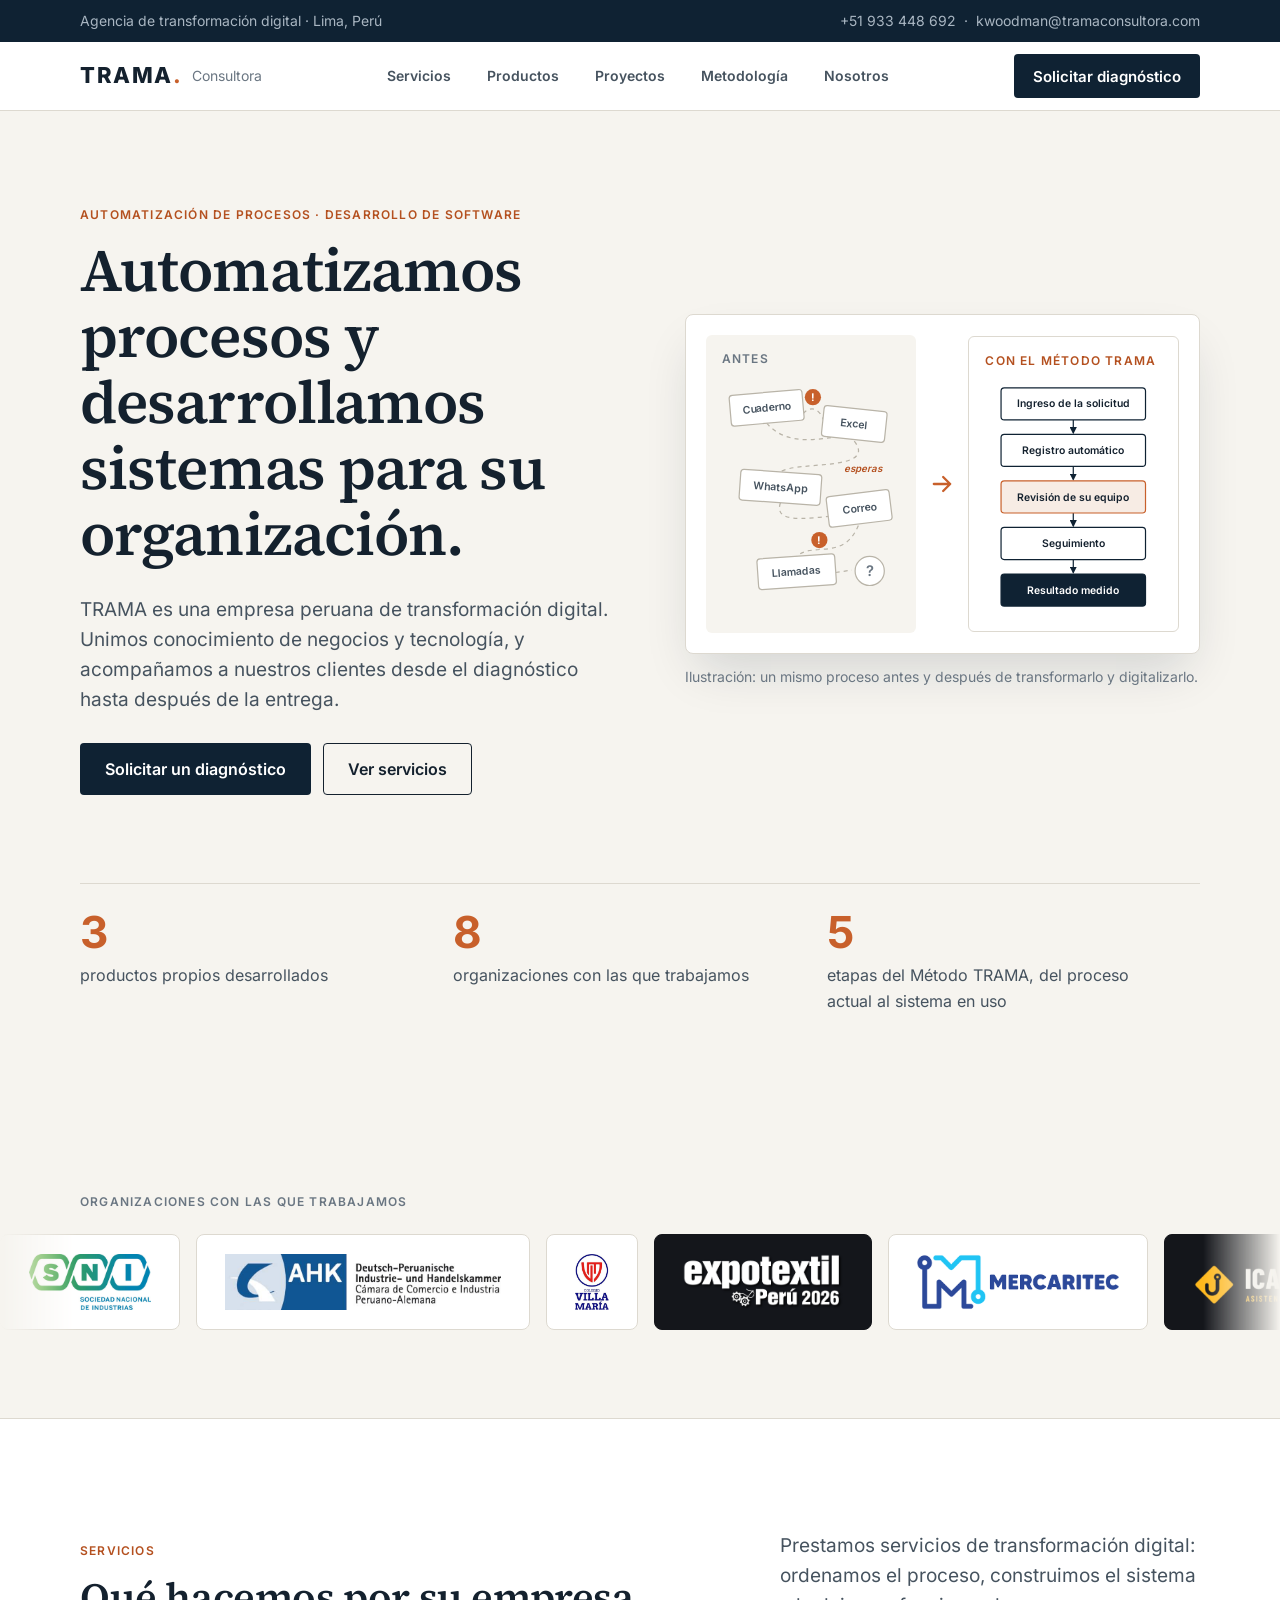
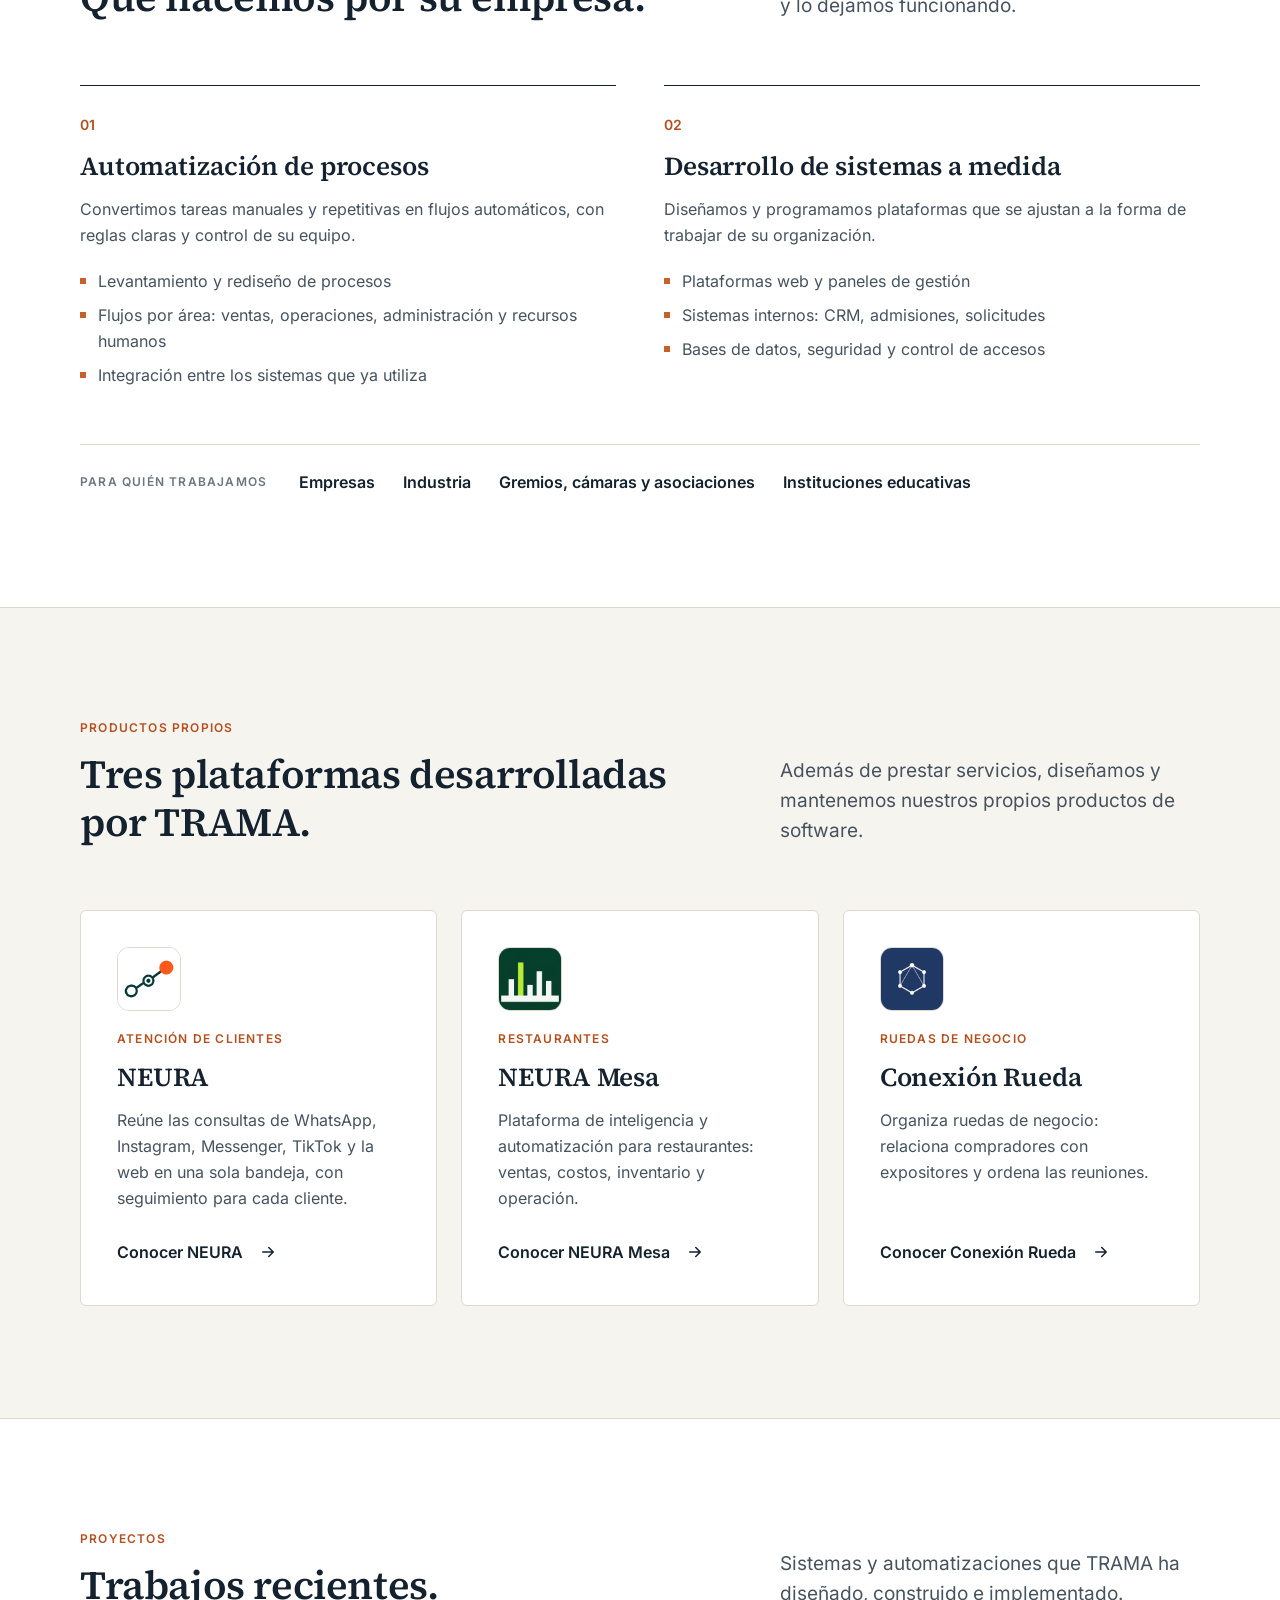
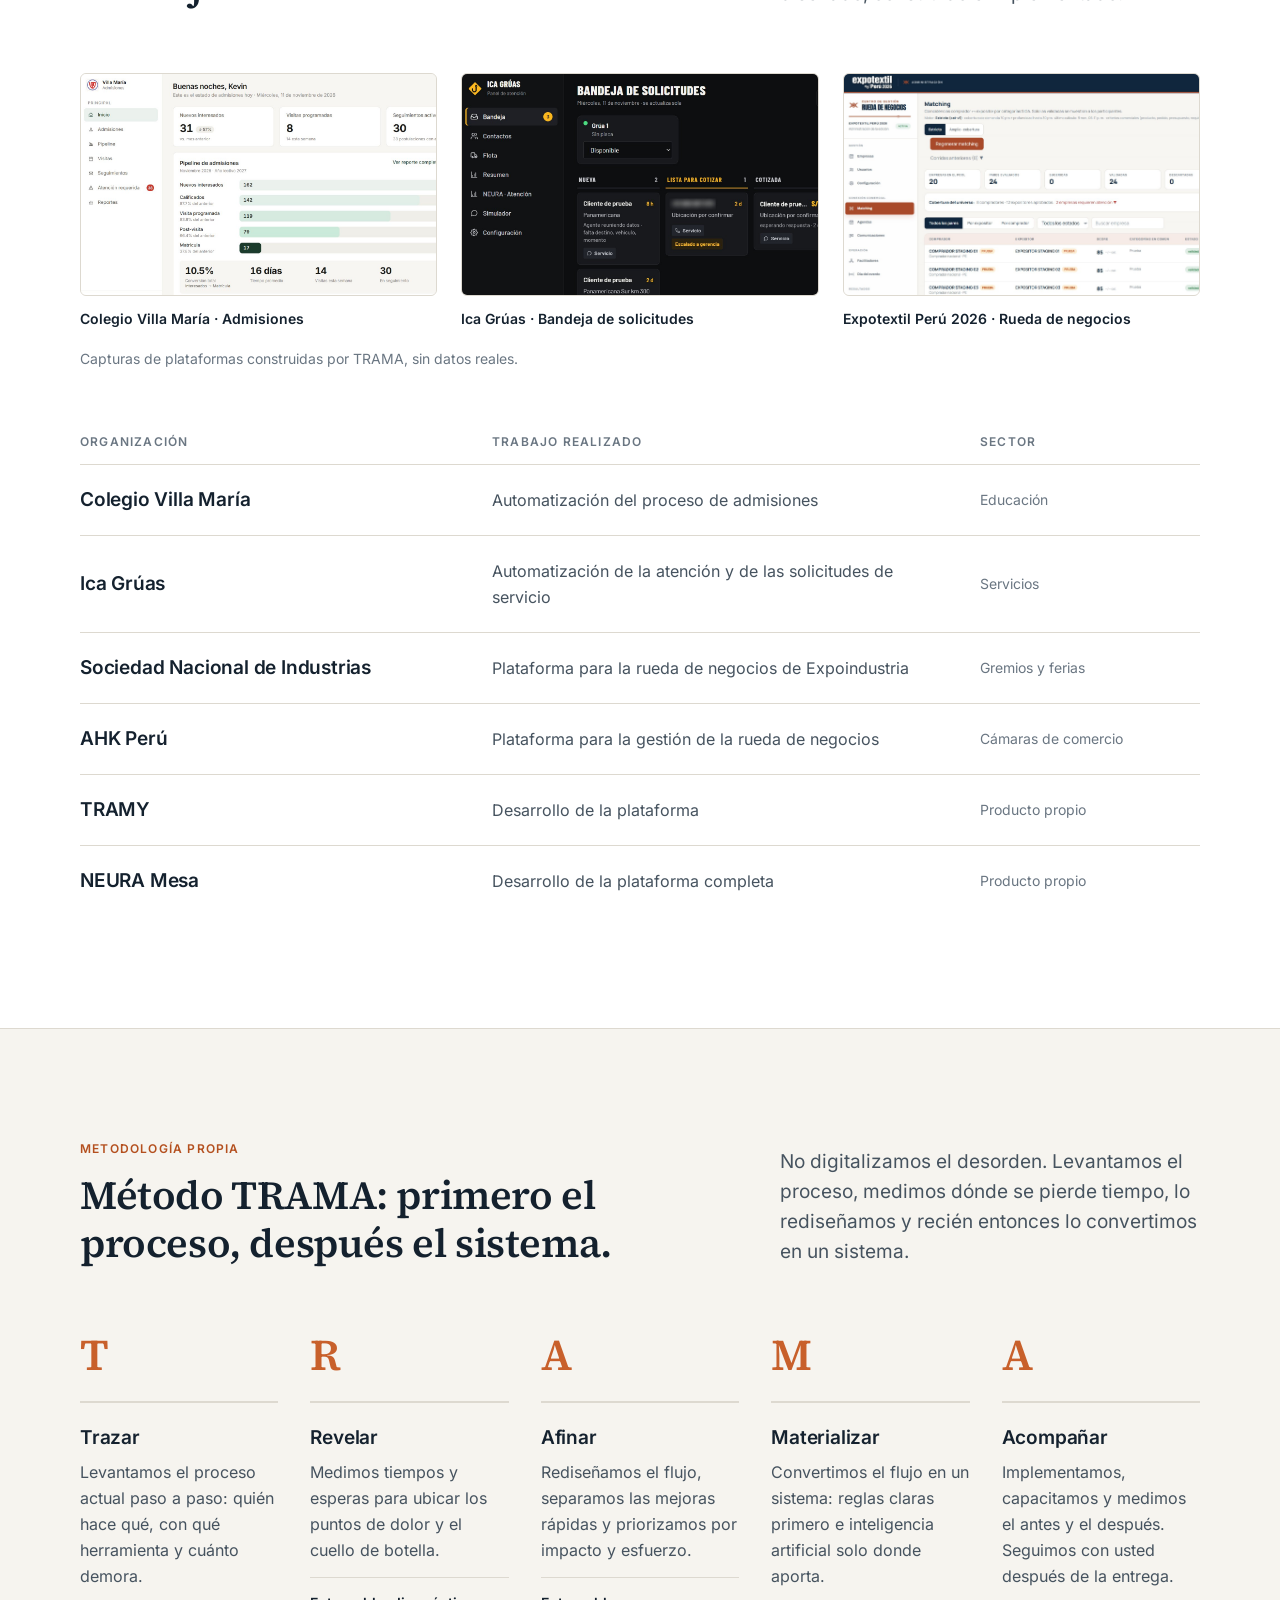
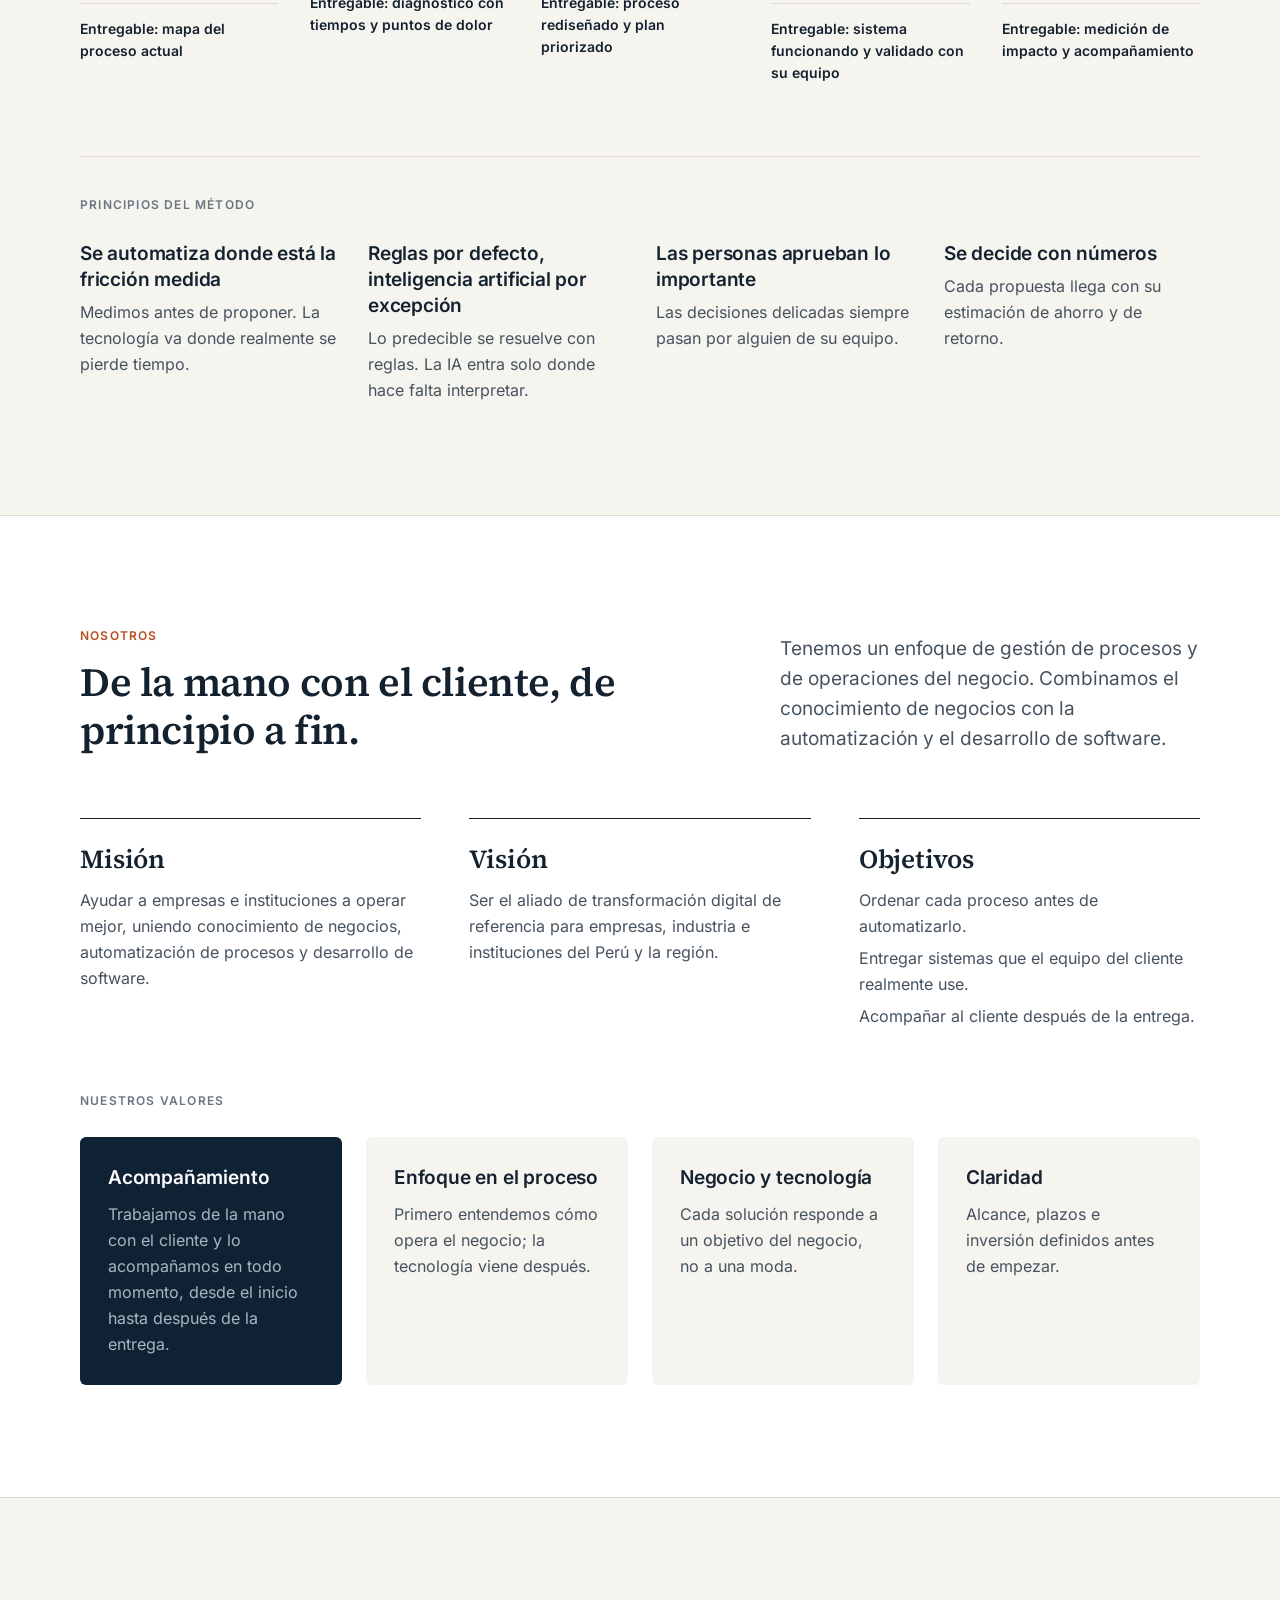
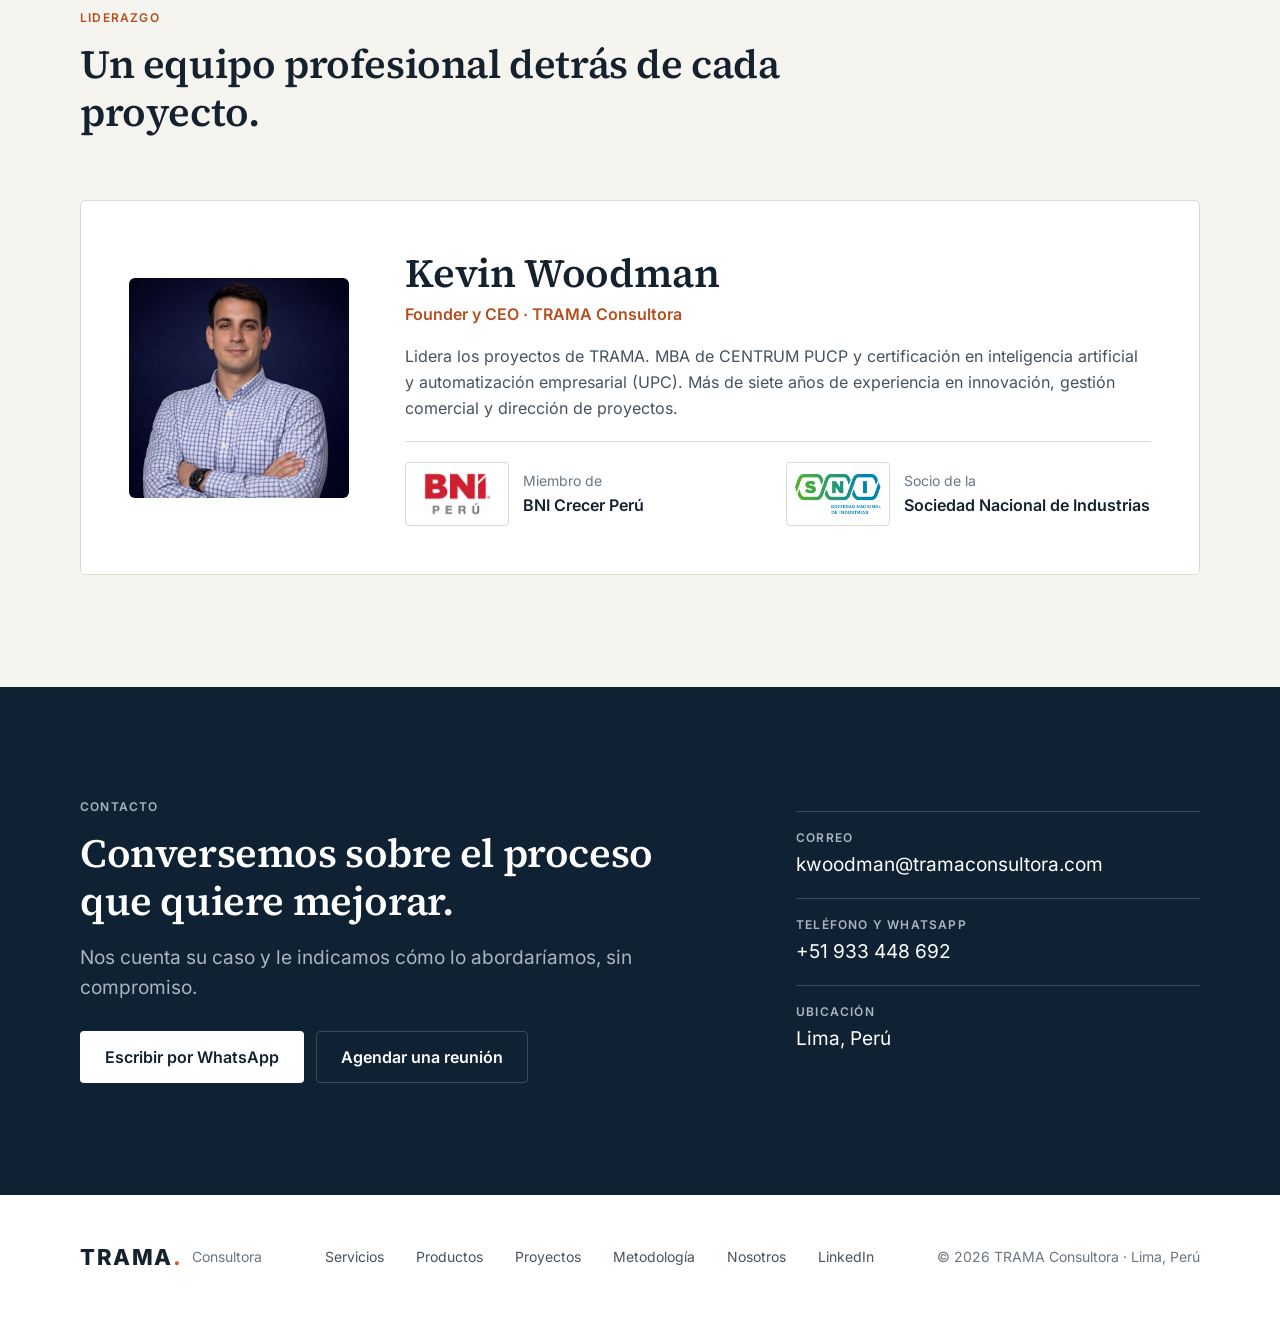
<file: index.html>
<!doctype html>
<html lang="es">
<head>
<meta charset="utf-8">
<meta name="viewport" content="width=device-width, initial-scale=1">
<title>TRAMA Consultora · Automatización de procesos y desarrollo de software</title>
<meta name="description" content="TRAMA es una agencia de transformación digital en Lima, Perú. Automatizamos procesos y desarrollamos sistemas a medida para empresas, industria e instituciones. Productos propios: NEURA, NEURA Mesa y Conexión Rueda.">
<meta property="og:title" content="TRAMA Consultora · Automatización de procesos y desarrollo de software">
<meta property="og:description" content="Agencia de transformación digital: automatización de procesos y desarrollo de sistemas a medida.">
<meta property="og:type" content="website">
<meta property="og:locale" content="es_PE">
<meta property="og:url" content="https://tramaconsultora.com/">
<meta property="og:image" content="https://tramaconsultora.com/assets/panel-villa-maria.jpg">
<meta name="theme-color" content="#0F2233">
<link rel="canonical" href="https://tramaconsultora.com/">
<link rel="icon" href="/favicon.svg" type="image/svg+xml">
<link rel="icon" href="/favicon.ico" sizes="any">
<link rel="apple-touch-icon" href="/apple-touch-icon.png">
<link rel="preload" href="/assets/fonts/source-serif-4-latin.woff2" as="font" type="font/woff2" crossorigin>
<link rel="preload" href="/assets/fonts/inter-latin.woff2" as="font" type="font/woff2" crossorigin>
<style>
@font-face{font-family:"Inter";src:url("/assets/fonts/inter-latin.woff2") format("woff2");font-weight:100 900;font-display:swap}
@font-face{font-family:"Source Serif 4";src:url("/assets/fonts/source-serif-4-latin.woff2") format("woff2");font-weight:200 900;font-display:swap}
:root{--paper:#F6F4EF;--white:#FFFFFF;--navy:#0F2233;--ink:#14212E;--ink2:#46535F;--mut:#6A7682;--line:#DDD9D0;--or:#C8602B;--or-d:#B4501F;--or-t:#F7ECE4;--navy-mut:#A9B6C2;--navy-line:rgba(255,255,255,.18);
--sans:"Inter",system-ui,-apple-system,"Segoe UI",sans-serif;--serif:"Source Serif 4",Georgia,"Times New Roman",serif}
*{box-sizing:border-box}
html{scroll-behavior:smooth;-webkit-text-size-adjust:100%}
body{margin:0;background:var(--paper);color:var(--ink);font:16px/1.625 var(--sans)}
h1,h2,h3,h4,p,ul,ol,figure,dl,dd{margin:0;padding:0}ul,ol{list-style:none}
img{max-width:100%;display:block}
a{color:inherit}
:focus-visible{outline:3px solid var(--or);outline-offset:3px;border-radius:4px}
.skip{position:absolute;left:12px;top:-60px;background:var(--white);padding:10px 14px;border-radius:4px;z-index:50}.skip:focus{top:10px}
.wrap{max-width:1200px;margin:0 auto;padding:0 20px}
section{scroll-margin-top:76px}

/* Barra de contacto y cabecera */
.util{display:none;background:var(--navy);color:var(--navy-mut);font-size:14px;line-height:22px}
.util .wrap{display:flex;justify-content:space-between;gap:24px;padding-top:10px;padding-bottom:10px}
.util a{text-decoration:none}.util a:hover{color:#fff}
.top{position:sticky;top:0;z-index:30;background:rgba(255,255,255,.96);backdrop-filter:blur(8px);border-bottom:1px solid var(--line)}
.top .wrap{display:flex;align-items:center;justify-content:space-between;gap:16px;min-height:68px}
.brand{display:inline-flex;align-items:center;gap:10px;text-decoration:none;min-height:44px}
.brand b{font-size:22px;font-weight:800;letter-spacing:.07em;color:var(--ink)}
.brand b i{font-style:normal;color:var(--or)}
.brand span{font-size:14px;color:var(--mut)}
.top nav{display:none;gap:36px}
.top nav a{font-size:14px;font-weight:600;color:var(--ink2);text-decoration:none;min-height:44px;display:inline-flex;align-items:center}
.top nav a:hover{color:var(--ink)}
@media(max-width:420px){.top .brand span{display:none}}

/* Botones */
.btn{display:inline-flex;align-items:center;justify-content:center;min-height:52px;padding:0 24px;border-radius:4px;font:600 16px/1 var(--sans);text-decoration:none;border:1px solid transparent;transition:background .15s,border-color .15s,color .15s}
.btn.primary{background:var(--navy);color:#fff}.btn.primary:hover{background:#1B3349}
.btn.ghost{color:var(--ink);border-color:var(--ink)}.btn.ghost:hover{background:var(--ink);color:#fff}
.btn.light{background:#fff;color:var(--ink)}.btn.light:hover{background:var(--or-t)}
.btn.line{color:#fff;border-color:var(--navy-line)}.btn.line:hover{border-color:#fff}
.btn.sm{min-height:44px;padding:0 18px;font-size:15px;white-space:nowrap}

/* Tipografía */
.kick{display:block;font-size:12px;line-height:16px;font-weight:600;letter-spacing:.1em;text-transform:uppercase;color:var(--or-d);margin-bottom:14px}
.kick.mut{color:var(--mut)}
.kick.flat{margin:0}
h1,h2,h3{font-family:var(--serif);font-weight:600;color:var(--ink)}
h1{font-size:clamp(34px,8.6vw,60px);line-height:1.1;letter-spacing:-.015em}
h2{font-size:clamp(30px,6.4vw,40px);line-height:1.2;letter-spacing:-.01em}
h3{font-size:26px;line-height:32px;letter-spacing:-.005em}
h4{font-size:19px;line-height:26px;font-weight:600;letter-spacing:-.01em}
.lead{font-size:16px;line-height:26px;color:var(--ink2)}
.sec{padding:56px 0;border-top:1px solid var(--line)}
.sec.white{background:var(--white)}
.head{display:grid;gap:16px;margin-bottom:32px}

/* Portada */
.hero{padding:40px 0 48px}
.hero-grid{display:grid;gap:40px}
.hero h1{margin-bottom:20px}
.acts{display:flex;flex-direction:column;gap:12px;margin-top:28px}
.xf{display:grid;gap:12px;background:var(--white);border:1px solid var(--line);border-radius:8px;padding:20px;box-shadow:0 24px 48px -12px rgba(15,34,51,.16)}
.xf-p{display:grid;gap:14px;align-content:start;padding:16px;border-radius:6px;background:var(--paper)}
.xf-p.on{background:var(--white);border:1px solid var(--line)}
.xf svg{display:block;width:100%;height:auto;font-family:var(--sans)}
.xf-a{display:flex;align-items:center;justify-content:center;color:var(--or);transform:rotate(90deg)}
.xf .b{fill:#fff;stroke:#B9B4A8;stroke-width:1.5}
.xf .l{fill:none;stroke:#B9B4A8;stroke-width:1.5;stroke-dasharray:5 5}
.xf .t{font-size:13px;font-weight:600;fill:var(--ink2)}
.xf .t.q{font-size:18px;fill:var(--mut)}
.xf .w circle{fill:var(--or)}.xf .w text{font-size:13px;font-weight:700;fill:#fff}
.xf .e{font-size:12px;font-style:italic;font-weight:600;fill:var(--or-d)}
.xf .nd{fill:#fff;stroke:var(--navy);stroke-width:1.5}
.xf .nd.h{fill:var(--or-t);stroke:var(--or)}
.xf .nd.f{fill:var(--navy)}
.xf .pl{fill:none;stroke:var(--or);stroke-width:3.5;opacity:0;animation:lit 6s linear infinite}
.xf .p1{animation-delay:1.1s}.xf .p2{animation-delay:2.2s}.xf .p3{animation-delay:3.3s}.xf .p4{animation-delay:4.4s}
.xf .l{animation:ants 1.6s linear infinite}
.xf .xf-p:first-child g{animation:drift 5s ease-in-out infinite}
.xf .xf-p:first-child g:nth-of-type(2){animation-delay:-1s}.xf .xf-p:first-child g:nth-of-type(3){animation-delay:-2s}.xf .xf-p:first-child g:nth-of-type(4){animation-delay:-3s}.xf .xf-p:first-child g:nth-of-type(5){animation-delay:-4s}
.xf g.w{animation:blink 2.4s ease-in-out infinite}
.xf-a svg{width:28px;height:28px;animation:nudge 2s ease-in-out infinite}
@keyframes lit{0%{opacity:0}4%,14%{opacity:1}22%,100%{opacity:0}}
@keyframes ants{to{stroke-dashoffset:-20}}
@keyframes drift{50%{translate:0 -4px}}
@keyframes blink{50%{opacity:.35}}
@keyframes nudge{50%{translate:4px 0}}
.xf .t.n,.xf .t.h{fill:var(--ink)}.xf .t.f{fill:#fff}
.xf .a{fill:none;stroke:var(--navy);stroke-width:1.5}.xf .ah{fill:var(--navy)}
figcaption{font-size:14px;line-height:22px;color:var(--mut);margin-top:12px}
.facts{display:grid;margin-top:48px}
.facts li{display:flex;align-items:center;gap:16px;padding:16px 0;border-top:1px solid var(--line)}
.facts b,.steps b{font-size:44px;line-height:48px;font-weight:700;letter-spacing:-.02em;color:var(--or)}
.facts b{min-width:36px}
.facts span{color:var(--ink2)}

/* Organizaciones */
.orgs{padding:40px 0 48px;overflow:hidden}
.marquee{display:flex;margin-top:24px;-webkit-mask-image:linear-gradient(90deg,transparent,#000 6%,#000 94%,transparent);mask-image:linear-gradient(90deg,transparent,#000 6%,#000 94%,transparent)}
.marquee ul{display:flex;flex:none;gap:16px;padding-right:16px;animation:slide 40s linear infinite}
.marquee:hover ul{animation-play-state:paused}
.marquee li{display:flex;align-items:center;justify-content:center;height:96px;padding:18px 28px;border-radius:8px;background:var(--white);border:1px solid var(--line);flex:none}
.marquee li.dark{background:#14161B;border-color:#14161B}
.marquee li.brown{background:#5A3A2B;border-color:#5A3A2B}
.marquee img{height:56px;width:auto;max-width:none}
@keyframes slide{to{transform:translateX(-100%)}}

/* Servicios */
.serv{display:grid;gap:0}
.serv article{padding:28px 0;border-top:1px solid var(--ink)}
.serv .n{display:block;font-size:14px;line-height:22px;font-weight:600;color:var(--or-d);margin-bottom:14px}
.serv h3{margin-bottom:14px}
.serv p{color:var(--ink2)}
.ticks{display:grid;gap:8px;margin-top:20px}
.ticks li{position:relative;padding-left:18px;color:var(--ink2)}
.ticks li::before{content:"";position:absolute;left:0;top:10px;width:6px;height:6px;background:var(--or)}
.for{display:grid;gap:12px;padding-top:24px;border-top:1px solid var(--line)}
.for ul{display:flex;flex-wrap:wrap;gap:8px 28px}
.for li{font-weight:600}

/* Productos */
.grid{display:grid;gap:16px}
.card{background:var(--white);border:1px solid var(--line);border-radius:6px;padding:24px;display:flex;flex-direction:column;gap:14px}
.card p{color:var(--ink2)}
.plogo{width:64px;height:64px;border-radius:12px;border:1px solid var(--line);object-fit:cover;margin-bottom:6px}
.sr{position:absolute;width:1px;height:1px;overflow:hidden;clip:rect(0 0 0 0);white-space:nowrap}
.more{margin-top:auto;padding-top:10px;font-weight:600;text-decoration:none;display:inline-flex;align-items:center;gap:8px;min-height:44px}
.more:hover{color:var(--or-d)}
.more svg{transition:transform .15s}.more:hover svg{transform:translateX(3px)}

/* Proyectos */
.caps figure{display:grid;gap:12px}
.caps img{width:100%;height:auto;aspect-ratio:16/10;object-fit:cover;object-position:left top;border:1px solid var(--line);border-radius:6px;background:var(--paper)}
.caps figcaption{margin:0;font-weight:600;color:var(--ink)}
.work{margin-top:40px}
.work .th{display:none}
.work li{display:grid;gap:4px;padding:18px 0;border-top:1px solid var(--line)}
.work li p{color:var(--ink2)}
.work li small{font-size:14px;line-height:22px;color:var(--mut)}
.note{font-size:14px;line-height:22px;color:var(--mut);margin-top:18px}

/* Método */
.steps{display:grid}
.steps li{display:grid;grid-template-columns:40px 1fr;gap:6px 20px;padding:20px 0;border-top:2px solid var(--line)}
.steps b{grid-row:1/3}
.steps p{color:var(--ink2)}
.steps small{grid-column:2;display:block;font-size:14px;line-height:22px;font-weight:600;color:var(--ink);margin-top:6px}
.method b{font-family:var(--serif);font-weight:600}
.princ{margin-top:40px;padding-top:28px;border-top:1px solid var(--line)}
.princ ul{display:grid;gap:20px;margin-top:20px}
.princ li{display:grid;gap:6px;align-content:start}
.princ p{color:var(--ink2)}

/* Nosotros */
.mvo{display:grid}
.mvo article{padding:24px 0;border-top:1px solid var(--ink)}
.mvo h3{margin-bottom:12px}
.mvo p,.mvo li{color:var(--ink2)}
.mvo ul{display:grid;gap:6px}
.vals{margin-top:16px}
.vals ul{display:grid;gap:12px;margin-top:16px}
.vals li{background:var(--paper);border-radius:6px;padding:22px;display:grid;gap:10px;align-content:start}
.vals li p{color:var(--ink2)}
.vals li.main{background:var(--navy)}
.vals li.main h4{color:#fff}.vals li.main p{color:var(--navy-mut)}

/* Liderazgo */
.lead-card{background:var(--white);border:1px solid var(--line);border-radius:6px;padding:24px;display:grid;gap:24px}
.mono{width:140px;height:140px;border-radius:6px;object-fit:cover;background:var(--navy)}
.lead-card h3{font-size:clamp(30px,6.4vw,40px);line-height:1.2}
.role{font-weight:600;color:var(--or-d);margin-top:4px}
.bio{color:var(--ink2);margin-top:16px}
.memb{display:grid;gap:14px;margin-top:20px;padding-top:20px;border-top:1px solid var(--line)}
.memb li{display:flex;align-items:center;gap:14px}
.memb .lg{display:flex;align-items:center;justify-content:center;width:104px;height:64px;flex:none;border:1px solid var(--line);border-radius:4px;background:var(--white);padding:8px}
.memb .lg img{max-height:46px;max-width:100%;width:auto;height:auto}
.memb small{display:block;font-size:14px;line-height:22px;color:var(--mut)}
.memb b{font-weight:600}

/* Contacto */
.cta{background:var(--navy);color:#fff;padding:56px 0}
.cta .kick{color:var(--navy-mut)}
.cta h2{color:#fff}
.cta .lead{color:var(--navy-mut);margin-top:18px}
.cta-grid{display:grid;gap:36px}
.contact li{display:grid;gap:4px;padding:18px 0;border-top:1px solid var(--navy-line)}
.contact small{font-size:12px;line-height:16px;font-weight:600;letter-spacing:.1em;text-transform:uppercase;color:var(--navy-mut)}
.contact a,.contact span{font-size:19px;line-height:30px;color:#fff;text-decoration:none;overflow-wrap:anywhere}
.contact a:hover{text-decoration:underline}

/* Pie */
.foot{background:var(--white);padding:32px 0;font-size:14px;line-height:22px;color:var(--mut)}
.foot .wrap{display:grid;gap:20px}
.foot nav{display:flex;flex-wrap:wrap;gap:4px 18px}
.foot nav a{color:var(--ink2);text-decoration:none;min-height:44px;display:inline-flex;align-items:center}
.foot nav a:hover{color:var(--ink)}

@keyframes rise{from{opacity:0;transform:translateY(18px)}to{opacity:1;transform:none}}
@supports (animation-timeline: view()){.rv{animation:rise linear both;animation-timeline:view();animation-range:entry 0% entry 35%}}

@media(min-width:640px){
  .xf{grid-template-columns:minmax(0,1fr) 28px minmax(0,1fr);align-items:center}
  .xf-a{transform:none}
  .acts{flex-direction:row;flex-wrap:wrap}
  .grid.g3{grid-template-columns:repeat(3,1fr)}
  .caps{grid-template-columns:repeat(3,1fr)}
  .vals ul{grid-template-columns:1fr 1fr}
  .facts{grid-template-columns:repeat(3,1fr)}
  .facts li{flex-direction:column;align-items:flex-start;gap:6px;padding:24px 32px 28px 0}
}
@media(min-width:960px){
  .wrap{padding:0 40px}
  .util{display:block}
  .top nav{display:flex}
  .lead{font-size:19px;line-height:30px}
  .sec{padding:112px 0}
  .head{grid-template-columns:minmax(0,620px) minmax(0,1fr);gap:80px;align-items:end;margin-bottom:64px}
  .head.one{grid-template-columns:minmax(0,880px)}
  .hero{padding:96px 0 88px}
  .hero-grid{grid-template-columns:minmax(0,1.05fr) minmax(0,1fr);gap:64px;align-items:center}
  .hero h1{margin-bottom:28px}
  .facts{margin-top:88px}
  .orgs{padding:64px 0 88px}
  .serv{grid-template-columns:1fr 1fr;gap:0 48px;margin-bottom:56px}
  .serv article{padding:28px 0 0}
  .for{grid-template-columns:auto 1fr;align-items:center;gap:32px}
  .grid{gap:24px}
  .card{padding:36px}
  .work{margin-top:64px}
  .work .th{display:grid;padding:0 0 14px;border:0}
  .work .th,.work li{grid-template-columns:380px minmax(0,1fr) 220px;gap:32px;align-items:center}
  .work li{padding:22px 0}
  .steps{grid-template-columns:repeat(5,1fr);gap:32px}
  .steps li{display:block;padding:0;border:0}
  .steps b{display:block;padding-bottom:22px;margin-bottom:22px;border-bottom:2px solid var(--line)}
  .steps h4{margin-bottom:8px}
  .steps small{margin-top:14px;padding-top:14px;border-top:1px solid var(--line)}
  .princ{margin-top:72px;padding-top:40px}
  .princ ul{grid-template-columns:repeat(4,1fr);gap:32px;margin-top:28px}
  .mvo{grid-template-columns:repeat(3,1fr);gap:48px;margin-bottom:64px}
  .mvo article{padding:24px 0 0}
  .vals ul{grid-template-columns:repeat(4,1fr);gap:24px;margin-top:28px}
  .vals li{padding:28px}
  .lead-card{grid-template-columns:220px minmax(0,1fr);gap:56px;padding:48px;align-items:center}
  .mono{width:220px;height:220px}
  .memb{grid-template-columns:1fr 1fr;gap:16px}
  .cta{padding:112px 0}
  .cta-grid{grid-template-columns:minmax(0,620px) minmax(0,1fr);gap:96px;align-items:center}
  .foot{padding:40px 0}
  .foot .wrap{grid-template-columns:auto 1fr auto;align-items:center;gap:40px}
  .foot nav{justify-content:center;gap:4px 32px}
}
@media(prefers-reduced-motion:reduce){html{scroll-behavior:auto}*{animation:none!important;transition:none!important}.marquee{overflow-x:auto}}
</style>
</head>
<body>
<a class="skip" href="#servicios">Saltar al contenido</a>

<div class="util"><div class="wrap"><span>Agencia de transformación digital · Lima, Perú</span><span><a href="tel:+51933448692">+51 933 448 692</a> &nbsp;·&nbsp; <a href="mailto:kwoodman@tramaconsultora.com">kwoodman@tramaconsultora.com</a></span></div></div>
<header class="top">
  <div class="wrap">
    <a class="brand" href="/" aria-label="TRAMA Consultora, inicio"><b>TRAMA<i>.</i></b><span>Consultora</span></a>
    <nav aria-label="Principal"><a href="#servicios">Servicios</a><a href="#productos">Productos</a><a href="#proyectos">Proyectos</a><a href="#metodo">Metodología</a><a href="#nosotros">Nosotros</a></nav>
    <a class="btn primary sm" href="#contacto">Solicitar diagnóstico</a>
  </div>
</header>

<main>
<section class="hero" aria-labelledby="hero-h">
  <div class="wrap hero-grid">
    <div>
      <span class="kick">Automatización de procesos · Desarrollo de software</span>
      <h1 id="hero-h">Automatizamos procesos y desarrollamos sistemas para su organización.</h1>
      <p class="lead">TRAMA es una empresa peruana de transformación digital. Unimos conocimiento de negocios y tecnología, y acompañamos a nuestros clientes desde el diagnóstico hasta después de la entrega.</p>
      <div class="acts"><a class="btn primary" href="#contacto">Solicitar un diagnóstico</a><a class="btn ghost" href="#servicios">Ver servicios</a></div>
    </div>
    <figure>
      <div class="xf">
        <div class="xf-p"><span class="kick mut flat">Antes</span><svg viewBox="0 0 220 290" role="img" aria-label="Proceso desordenado: cuaderno, Excel, WhatsApp, correo y llamadas conectados sin orden, con esperas y puntos de dolor"><path class="l" d="M55 52C90 92 150 58 160 72M163 74C192 112 92 98 72 112M72 150C58 192 172 148 168 176M168 178C150 222 112 198 92 216M140 236L160 233M100 40C120 20 130 60 124 50"/><g transform="rotate(-5 55.0 33)"><rect x="10" y="14" width="90" height="38" rx="4" class="b"/><text x="55.0" y="37.5" text-anchor="middle" class="t">Cuaderno</text></g><g transform="rotate(6 163.0 53)"><rect x="124" y="34" width="78" height="38" rx="4" class="b"/><text x="163.0" y="57.5" text-anchor="middle" class="t">Excel</text></g><g transform="rotate(4 72.0 131)"><rect x="22" y="112" width="100" height="38" rx="4" class="b"/><text x="72.0" y="135.5" text-anchor="middle" class="t">WhatsApp</text></g><g transform="rotate(-7 169.0 157)"><rect x="130" y="138" width="78" height="38" rx="4" class="b"/><text x="169.0" y="161.5" text-anchor="middle" class="t">Correo</text></g><g transform="rotate(-4 92.0 235)"><rect x="44" y="216" width="96" height="38" rx="4" class="b"/><text x="92.0" y="239.5" text-anchor="middle" class="t">Llamadas</text></g><circle cx="182" cy="234" r="18" class="b"/><text x="182" y="240" text-anchor="middle" class="t q">?</text><g class="w"><circle cx="112" cy="20" r="10"/><text x="112" y="24.5" text-anchor="middle">!</text><circle cx="120" cy="196" r="10"/><text x="120" y="200.5" text-anchor="middle">!</text></g><text x="150" y="112" class="e">esperas</text></svg></div>
        <span class="xf-a" aria-hidden="true"><svg width="28" height="28" viewBox="0 0 24 24" fill="none" stroke="currentColor" stroke-width="2" stroke-linecap="round" stroke-linejoin="round"><path d="M5 12h14M13 6l6 6-6 6"/></svg></span>
        <div class="xf-p on"><span class="kick flat">Con el Método TRAMA</span><svg viewBox="0 0 220 290" role="img" aria-label="El mismo proceso ordenado en un flujo: ingreso de la solicitud, registro automático, revisión de su equipo, seguimiento y resultado medido"><defs><marker id="ah" viewBox="0 0 10 10" refX="8" refY="5" markerWidth="6" markerHeight="6" orient="auto"><path d="M0 0L10 5L0 10z" class="ah"/></marker></defs><path class="a" d="M110 46V62" marker-end="url(#ah)"/><rect x="20" y="6" width="180" height="40" rx="4" class="nd n"/><rect x="20" y="6" width="180" height="40" rx="4" class="pl p0"/><text x="110" y="30.5" text-anchor="middle" class="t n">Ingreso de la solicitud</text><path class="a" d="M110 104V120" marker-end="url(#ah)"/><rect x="20" y="64" width="180" height="40" rx="4" class="nd n"/><rect x="20" y="64" width="180" height="40" rx="4" class="pl p1"/><text x="110" y="88.5" text-anchor="middle" class="t n">Registro automático</text><path class="a" d="M110 162V178" marker-end="url(#ah)"/><rect x="20" y="122" width="180" height="40" rx="4" class="nd h"/><rect x="20" y="122" width="180" height="40" rx="4" class="pl p2"/><text x="110" y="146.5" text-anchor="middle" class="t h">Revisión de su equipo</text><path class="a" d="M110 220V236" marker-end="url(#ah)"/><rect x="20" y="180" width="180" height="40" rx="4" class="nd n"/><rect x="20" y="180" width="180" height="40" rx="4" class="pl p3"/><text x="110" y="204.5" text-anchor="middle" class="t n">Seguimiento</text><rect x="20" y="238" width="180" height="40" rx="4" class="nd f"/><rect x="20" y="238" width="180" height="40" rx="4" class="pl p4"/><text x="110" y="262.5" text-anchor="middle" class="t f">Resultado medido</text></svg></div>
      </div>
      <figcaption>Ilustración: un mismo proceso antes y después de transformarlo y digitalizarlo.</figcaption>
    </figure>
  </div>
  <div class="wrap">
    <ul class="facts">
      <li><b>3</b><span>productos propios desarrollados</span></li>
      <li><b>8</b><span>organizaciones con las que trabajamos</span></li>
      <li><b>5</b><span>etapas del Método TRAMA, del proceso actual al sistema en uso</span></li>
    </ul>
  </div>
</section>

<section class="orgs" aria-labelledby="orgs-h">
  <div class="wrap"><span class="kick mut flat" id="orgs-h">Organizaciones con las que trabajamos</span></div>
  <div class="marquee">
    <ul>
      <li><img src="/assets/logo-sni.png" width="348" height="160" alt="Sociedad Nacional de Industrias"></li>
      <li><img src="/assets/logo-ahk.png" width="789" height="160" alt="AHK Perú, Cámara de Comercio e Industria Peruano-Alemana"></li>
      <li><img src="/assets/logo-villa-maria.png" width="122" height="200" alt="Colegio Villa María"></li>
      <li class="dark"><img src="/assets/logo-expotextil.png" width="399" height="140" alt="Expotextil Perú 2026"></li>
      <li><img src="/assets/logo-mercaritec.png" width="579" height="160" alt="Mercaritec"></li>
      <li class="dark"><img src="/assets/logo-ica-gruas.png" width="471" height="160" alt="Ica Grúas"></li>
      <li class="dark"><img src="/assets/logo-tizon-rojo.png" width="119" height="160" alt="Tizón Rojo"></li>
      <li class="brown"><img src="/assets/logo-zano.png" width="229" height="160" alt="Cafetería Zano"></li>
    </ul>
    <ul aria-hidden="true">
      <li><img src="/assets/logo-sni.png" width="348" height="160" alt=""></li>
      <li><img src="/assets/logo-ahk.png" width="789" height="160" alt=""></li>
      <li><img src="/assets/logo-villa-maria.png" width="122" height="200" alt=""></li>
      <li class="dark"><img src="/assets/logo-expotextil.png" width="399" height="140" alt=""></li>
      <li><img src="/assets/logo-mercaritec.png" width="579" height="160" alt=""></li>
      <li class="dark"><img src="/assets/logo-ica-gruas.png" width="471" height="160" alt=""></li>
      <li class="dark"><img src="/assets/logo-tizon-rojo.png" width="119" height="160" alt=""></li>
      <li class="brown"><img src="/assets/logo-zano.png" width="229" height="160" alt=""></li>
    </ul>
  </div>
</section>

<section class="sec white" id="servicios" aria-labelledby="serv-h">
  <div class="wrap">
    <div class="head">
      <div><span class="kick">Servicios</span><h2 id="serv-h">Qué hacemos por su empresa.</h2></div>
      <p class="lead">Prestamos servicios de transformación digital: ordenamos el proceso, construimos el sistema y lo dejamos funcionando.</p>
    </div>
    <div class="serv">
      <article class="rv"><span class="n">01</span><h3>Automatización de procesos</h3><p>Convertimos tareas manuales y repetitivas en flujos automáticos, con reglas claras y control de su equipo.</p><ul class="ticks"><li>Levantamiento y rediseño de procesos</li><li>Flujos por área: ventas, operaciones, administración y recursos humanos</li><li>Integración entre los sistemas que ya utiliza</li></ul></article>
      <article class="rv"><span class="n">02</span><h3>Desarrollo de sistemas a medida</h3><p>Diseñamos y programamos plataformas que se ajustan a la forma de trabajar de su organización.</p><ul class="ticks"><li>Plataformas web y paneles de gestión</li><li>Sistemas internos: CRM, admisiones, solicitudes</li><li>Bases de datos, seguridad y control de accesos</li></ul></article>
    </div>
    <div class="for"><span class="kick mut flat">Para quién trabajamos</span><ul><li>Empresas</li><li>Industria</li><li>Gremios, cámaras y asociaciones</li><li>Instituciones educativas</li></ul></div>
  </div>
</section>

<section class="sec" id="productos" aria-labelledby="prod-h">
  <div class="wrap">
    <div class="head">
      <div><span class="kick">Productos propios</span><h2 id="prod-h">Tres plataformas desarrolladas por TRAMA.</h2></div>
      <p class="lead">Además de prestar servicios, diseñamos y mantenemos nuestros propios productos de software.</p>
    </div>
    <div class="grid g3">
      <article class="card rv"><img class="plogo" loading="lazy" src="/assets/producto-neura.png" width="192" height="192" alt="Logo de NEURA"><span class="kick flat">Atención de clientes</span><h3>NEURA</h3><p>Reúne las consultas de WhatsApp, Instagram, Messenger, TikTok y la web en una sola bandeja, con seguimiento para cada cliente.</p><a class="more" href="https://emprende.neura-app.com/" target="_blank" rel="noopener">Conocer NEURA<span class="sr"> (abre en una pestaña nueva)</span> <svg width="18" height="18" viewBox="0 0 24 24" fill="none" stroke="currentColor" stroke-width="2" stroke-linecap="round" stroke-linejoin="round" aria-hidden="true"><path d="M5 12h14M13 6l6 6-6 6"/></svg></a></article>
      <article class="card rv"><img class="plogo" loading="lazy" src="/assets/producto-neura-mesa.png" width="192" height="192" alt="Logo de NEURA Mesa"><span class="kick flat">Restaurantes</span><h3>NEURA Mesa</h3><p>Plataforma de inteligencia y automatización para restaurantes: ventas, costos, inventario y operación.</p><a class="more" href="https://mesa.neura-app.com/" target="_blank" rel="noopener">Conocer NEURA Mesa<span class="sr"> (abre en una pestaña nueva)</span> <svg width="18" height="18" viewBox="0 0 24 24" fill="none" stroke="currentColor" stroke-width="2" stroke-linecap="round" stroke-linejoin="round" aria-hidden="true"><path d="M5 12h14M13 6l6 6-6 6"/></svg></a></article>
      <article class="card rv"><img class="plogo" loading="lazy" src="/assets/producto-conexion-rueda.png" width="192" height="192" alt="Logo de Conexión Rueda"><span class="kick flat">Ruedas de negocio</span><h3>Conexión Rueda</h3><p>Organiza ruedas de negocio: relaciona compradores con expositores y ordena las reuniones.</p><a class="more" href="https://www.conexionrueda.digital/" target="_blank" rel="noopener">Conocer Conexión Rueda<span class="sr"> (abre en una pestaña nueva)</span> <svg width="18" height="18" viewBox="0 0 24 24" fill="none" stroke="currentColor" stroke-width="2" stroke-linecap="round" stroke-linejoin="round" aria-hidden="true"><path d="M5 12h14M13 6l6 6-6 6"/></svg></a></article>
    </div>
  </div>
</section>

<section class="sec white" id="proyectos" aria-labelledby="proj-h">
  <div class="wrap">
    <div class="head">
      <div><span class="kick">Proyectos</span><h2 id="proj-h">Trabajos recientes.</h2></div>
      <p class="lead">Sistemas y automatizaciones que TRAMA ha diseñado, construido e implementado.</p>
    </div>
    <div class="grid caps">
      <figure class="rv"><img loading="lazy" src="/assets/panel-villa-maria.jpg" width="1345" height="800" alt="Panel de admisiones del Colegio Villa María"><figcaption>Colegio Villa María · Admisiones</figcaption></figure>
      <figure class="rv"><img loading="lazy" src="/assets/panel-ica-gruas.jpg" width="1894" height="790" alt="Bandeja de solicitudes de Ica Grúas"><figcaption>Ica Grúas · Bandeja de solicitudes</figcaption></figure>
      <figure class="rv"><img loading="lazy" src="/assets/panel-expotextil.jpg" width="1834" height="940" alt="Plataforma de rueda de negocios de Expotextil Perú 2026"><figcaption>Expotextil Perú 2026 · Rueda de negocios</figcaption></figure>
    </div>
    <p class="note">Capturas de plataformas construidas por TRAMA, sin datos reales.</p>
    <ul class="work">
      <li class="th" aria-hidden="true"><span class="kick mut flat">Organización</span><span class="kick mut flat">Trabajo realizado</span><span class="kick mut flat">Sector</span></li>
      <li><h4>Colegio Villa María</h4><p>Automatización del proceso de admisiones</p><small>Educación</small></li>
      <li><h4>Ica Grúas</h4><p>Automatización de la atención y de las solicitudes de servicio</p><small>Servicios</small></li>
      <li><h4>Sociedad Nacional de Industrias</h4><p>Plataforma para la rueda de negocios de Expoindustria</p><small>Gremios y ferias</small></li>
      <li><h4>AHK Perú</h4><p>Plataforma para la gestión de la rueda de negocios</p><small>Cámaras de comercio</small></li>
      <li><h4>TRAMY</h4><p>Desarrollo de la plataforma</p><small>Producto propio</small></li>
      <li><h4>NEURA Mesa</h4><p>Desarrollo de la plataforma completa</p><small>Producto propio</small></li>
    </ul>
  </div>
</section>

<section class="sec" id="metodo" aria-labelledby="met-h">
  <div class="wrap">
    <div class="head">
      <div><span class="kick">Metodología propia</span><h2 id="met-h">Método TRAMA: primero el proceso, después el sistema.</h2></div>
      <p class="lead">No digitalizamos el desorden. Levantamos el proceso, medimos dónde se pierde tiempo, lo rediseñamos y recién entonces lo convertimos en un sistema.</p>
    </div>
    <ol class="steps method">
      <li><b>T</b><h4>Trazar</h4><p>Levantamos el proceso actual paso a paso: quién hace qué, con qué herramienta y cuánto demora.</p><small>Entregable: mapa del proceso actual</small></li>
      <li><b>R</b><h4>Revelar</h4><p>Medimos tiempos y esperas para ubicar los puntos de dolor y el cuello de botella.</p><small>Entregable: diagnóstico con tiempos y puntos de dolor</small></li>
      <li><b>A</b><h4>Afinar</h4><p>Rediseñamos el flujo, separamos las mejoras rápidas y priorizamos por impacto y esfuerzo.</p><small>Entregable: proceso rediseñado y plan priorizado</small></li>
      <li><b>M</b><h4>Materializar</h4><p>Convertimos el flujo en un sistema: reglas claras primero e inteligencia artificial solo donde aporta.</p><small>Entregable: sistema funcionando y validado con su equipo</small></li>
      <li><b>A</b><h4>Acompañar</h4><p>Implementamos, capacitamos y medimos el antes y el después. Seguimos con usted después de la entrega.</p><small>Entregable: medición de impacto y acompañamiento</small></li>
    </ol>
    <div class="princ">
      <span class="kick mut flat">Principios del método</span>
      <ul>
        <li><h4>Se automatiza donde está la fricción medida</h4><p>Medimos antes de proponer. La tecnología va donde realmente se pierde tiempo.</p></li>
        <li><h4>Reglas por defecto, inteligencia artificial por excepción</h4><p>Lo predecible se resuelve con reglas. La IA entra solo donde hace falta interpretar.</p></li>
        <li><h4>Las personas aprueban lo importante</h4><p>Las decisiones delicadas siempre pasan por alguien de su equipo.</p></li>
        <li><h4>Se decide con números</h4><p>Cada propuesta llega con su estimación de ahorro y de retorno.</p></li>
      </ul>
    </div>
  </div>
</section>

<section class="sec white" id="nosotros" aria-labelledby="nos-h">
  <div class="wrap">
    <div class="head">
      <div><span class="kick">Nosotros</span><h2 id="nos-h">De la mano con el cliente, de principio a fin.</h2></div>
      <p class="lead">Tenemos un enfoque de gestión de procesos y de operaciones del negocio. Combinamos el conocimiento de negocios con la automatización y el desarrollo de software.</p>
    </div>
    <div class="mvo">
      <article><h3>Misión</h3><p>Ayudar a empresas e instituciones a operar mejor, uniendo conocimiento de negocios, automatización de procesos y desarrollo de software.</p></article>
      <article><h3>Visión</h3><p>Ser el aliado de transformación digital de referencia para empresas, industria e instituciones del Perú y la región.</p></article>
      <article><h3>Objetivos</h3><ul><li>Ordenar cada proceso antes de automatizarlo.</li><li>Entregar sistemas que el equipo del cliente realmente use.</li><li>Acompañar al cliente después de la entrega.</li></ul></article>
    </div>
    <div class="vals">
      <span class="kick mut flat">Nuestros valores</span>
      <ul>
        <li class="main"><h4>Acompañamiento</h4><p>Trabajamos de la mano con el cliente y lo acompañamos en todo momento, desde el inicio hasta después de la entrega.</p></li>
        <li><h4>Enfoque en el proceso</h4><p>Primero entendemos cómo opera el negocio; la tecnología viene después.</p></li>
        <li><h4>Negocio y tecnología</h4><p>Cada solución responde a un objetivo del negocio, no a una moda.</p></li>
        <li><h4>Claridad</h4><p>Alcance, plazos e inversión definidos antes de empezar.</p></li>
      </ul>
    </div>
  </div>
</section>

<section class="sec" id="liderazgo" aria-labelledby="lid-h">
  <div class="wrap">
    <div class="head one"><div><span class="kick">Liderazgo</span><h2 id="lid-h">Un equipo profesional detrás de cada proyecto.</h2></div></div>
    <div class="lead-card">
      <img class="mono" src="/assets/kevin-woodman.jpg" width="400" height="400" loading="lazy" alt="Kevin Woodman, Founder y CEO de TRAMA Consultora">
      <div>
        <h3>Kevin Woodman</h3>
        <p class="role">Founder y CEO · TRAMA Consultora</p>
        <p class="bio">Lidera los proyectos de TRAMA. MBA de CENTRUM PUCP y certificación en inteligencia artificial y automatización empresarial (UPC). Más de siete años de experiencia en innovación, gestión comercial y dirección de proyectos.</p>
        <ul class="memb">
          <li><span class="lg"><img loading="lazy" src="/assets/logo-bni.png" width="301" height="195" alt=""></span><div><small>Miembro de</small><b>BNI Crecer Perú</b></div></li>
          <li><span class="lg"><img loading="lazy" src="/assets/logo-sni-color.png" width="600" height="277" alt=""></span><div><small>Socio de la</small><b>Sociedad Nacional de Industrias</b></div></li>
        </ul>
      </div>
    </div>
  </div>
</section>

<section class="cta" id="contacto" aria-labelledby="cta-h">
  <div class="wrap cta-grid">
    <div>
      <span class="kick">Contacto</span>
      <h2 id="cta-h">Conversemos sobre el proceso que quiere mejorar.</h2>
      <p class="lead">Nos cuenta su caso y le indicamos cómo lo abordaríamos, sin compromiso.</p>
      <div class="acts"><a class="btn light" href="https://wa.me/51933448692?text=Hola%2C%20quiero%20solicitar%20un%20diagn%C3%B3stico%20para%20mi%20empresa" rel="noopener">Escribir por WhatsApp</a><a class="btn line" href="https://calendly.com/kwooodman/15min" rel="noopener">Agendar una reunión</a></div>
    </div>
    <ul class="contact">
      <li><small>Correo</small><a href="mailto:kwoodman@tramaconsultora.com">kwoodman@tramaconsultora.com</a></li>
      <li><small>Teléfono y WhatsApp</small><a href="tel:+51933448692">+51 933 448 692</a></li>
      <li><small>Ubicación</small><span>Lima, Perú</span></li>
    </ul>
  </div>
</section>
</main>

<footer class="foot">
  <div class="wrap">
    <a class="brand" href="/" aria-label="TRAMA Consultora, inicio"><b>TRAMA<i>.</i></b><span>Consultora</span></a>
    <nav aria-label="Pie"><a href="#servicios">Servicios</a><a href="#productos">Productos</a><a href="#proyectos">Proyectos</a><a href="#metodo">Metodología</a><a href="#nosotros">Nosotros</a><a href="https://www.linkedin.com/company/tramalatam/" rel="noopener">LinkedIn</a></nav>
    <span>© 2026 TRAMA Consultora · Lima, Perú</span>
  </div>
</footer>
</body>
</html>
</file>
